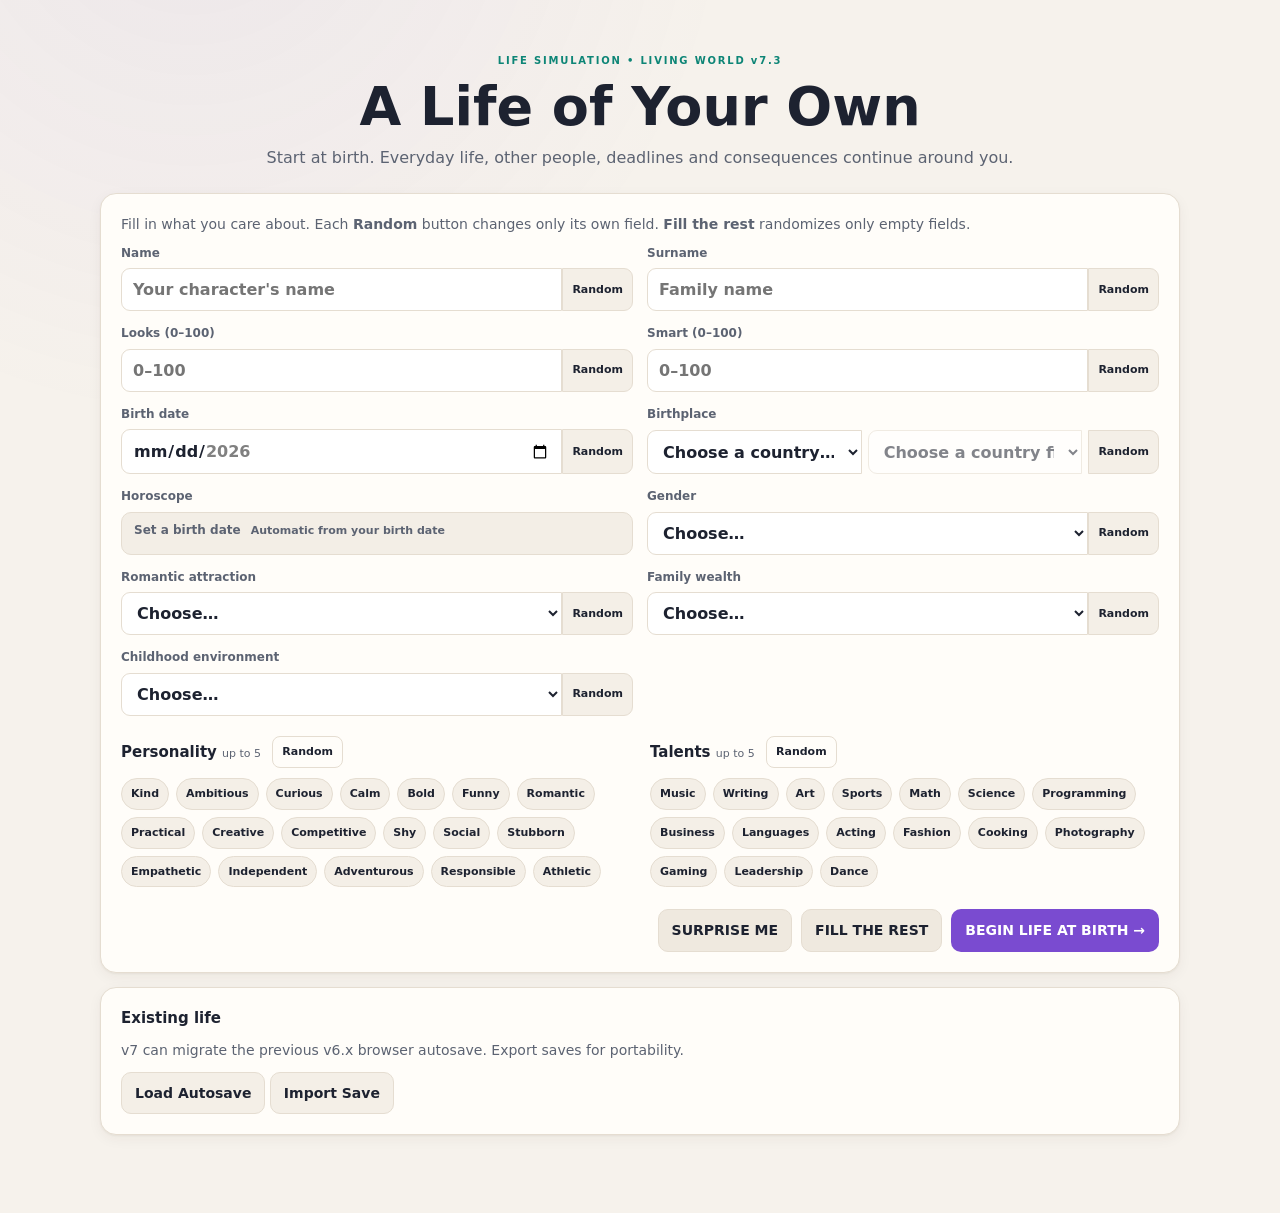
<file: index.html>
<!doctype html>
<html lang="en">
<head>
  <meta charset="utf-8">
  <meta name="viewport" content="width=device-width,initial-scale=1">
  <meta name="color-scheme" content="light dark">
  <script>try{var u=JSON.parse(localStorage.getItem("lifeSim_ui")||"{}"),t=u.theme||"light";if(t==="auto")t=matchMedia("(prefers-color-scheme: dark)").matches?"dark":"light";if(["light","dark","life"].indexOf(t)<0)t="light";document.documentElement.setAttribute("data-theme",t)}catch(e){document.documentElement.setAttribute("data-theme","light")}</script>
  <title>Life Sim — Living World v7.3</title>
  <link rel="stylesheet" href="style.css">
</head>
<body>
<svg xmlns="http://www.w3.org/2000/svg" style="display:none" aria-hidden="true"><symbol id="ico-home" viewBox="0 0 24 24"><path d="M3 11l9-7 9 7"/><path d="M5 10v10h14V10"/><path d="M10 20v-6h4v6"/></symbol><symbol id="ico-compass" viewBox="0 0 24 24"><circle cx="12" cy="12" r="9"/><path d="M15.5 8.5l-2 5-5 2 2-5z"/></symbol><symbol id="ico-users" viewBox="0 0 24 24"><circle cx="9" cy="8" r="3.5"/><path d="M2.5 20c.8-3.6 3.4-5.5 6.5-5.5s5.7 1.9 6.5 5.5"/><circle cx="17" cy="9" r="2.5"/><path d="M17 14.5c2.4.2 4 1.8 4.5 4.5"/></symbol><symbol id="ico-sprout" viewBox="0 0 24 24"><path d="M12 21v-9"/><path d="M12 12C12 7 8 5 4 5c0 4 3 7 8 7z"/><path d="M12 14c0-4 3-6 7-6 0 3.5-2.5 6-7 6z"/></symbol><symbol id="ico-book" viewBox="0 0 24 24"><path d="M4 5a2 2 0 0 1 2-2h13v16H6a2 2 0 0 0-2 2z"/><path d="M4 19V5"/><path d="M8 7h7"/></symbol><symbol id="ico-wallet" viewBox="0 0 24 24"><rect x="3" y="6" width="18" height="14" rx="2"/><path d="M3 10h18"/><circle cx="16.5" cy="15" r="1.2"/><path d="M6 6l9-3 1.5 3"/></symbol><symbol id="ico-phone" viewBox="0 0 24 24"><rect x="7" y="2.5" width="10" height="19" rx="2.5"/><path d="M11 18.5h2"/></symbol><symbol id="ico-sparkle" viewBox="0 0 24 24"><path d="M11 3l1.7 4.6L17.3 9.3l-4.6 1.7L11 15.6l-1.7-4.6L4.7 9.3l4.6-1.7z"/><path d="M18.5 14.5l.8 2 2 .8-2 .8-.8 2-.8-2-2-.8 2-.8z"/></symbol>
<symbol id="ico-clock" viewBox="0 0 24 24"><circle cx="12" cy="12" r="9"/><path d="M12 7v5l3 2"/></symbol>
<symbol id="ico-target" viewBox="0 0 24 24"><circle cx="12" cy="12" r="9"/><circle cx="12" cy="12" r="5"/><circle cx="12" cy="12" r="1"/></symbol>
<symbol id="ico-thumbs-down" viewBox="0 0 24 24"><path d="M10 15v4a2 2 0 0 0 2 2l3.5-7V3H7.3a2 2 0 0 0-2 1.7l-1.2 7.5A2 2 0 0 0 6.1 15z"/><path d="M15.5 3H19a2 2 0 0 1 2 2v7a2 2 0 0 1-2 2h-3.5"/></symbol>
<symbol id="ico-flag" viewBox="0 0 24 24"><path d="M5 21V4"/><path d="M5 4h12l-2.5 4.5L17 13H5"/></symbol>
<symbol id="ico-handshake" viewBox="0 0 24 24"><path d="M2 11l4-4 3.5 1.5L12 7l3.5 1.5L19 7l3 4"/><path d="M6 13l3.5 3.5a1.4 1.4 0 0 0 2-2L9 12"/><path d="M11 15.5l1.5 1.5a1.4 1.4 0 0 0 2-2L12 12.5"/><path d="M14 16l.5.5a1.4 1.4 0 0 0 2-2L13 11"/><path d="M18 13l-1.5-1.5"/></symbol>
<symbol id="ico-star" viewBox="0 0 24 24"><path d="M12 3.5l2.6 5.3 5.9.9-4.3 4.2 1 5.8L12 17l-5.2 2.7 1-5.8-4.3-4.2 5.9-.9z"/></symbol>
<symbol id="ico-shield" viewBox="0 0 24 24"><path d="M12 3l7 3v5.5c0 4.4-3 7.8-7 9.5-4-1.7-7-5.1-7-9.5V6z"/></symbol>
<symbol id="ico-gear" viewBox="0 0 24 24"><circle cx="12" cy="12" r="3.2"/><path d="M12 2.5v3M12 18.5v3M2.5 12h3M18.5 12h3M5.3 5.3l2.1 2.1M16.6 16.6l2.1 2.1M5.3 18.7l2.1-2.1M16.6 7.4l2.1-2.1"/></symbol>
<symbol id="ico-bolt" viewBox="0 0 24 24"><path d="M13 2.5L4.5 13.5H11l-1 8 8.5-11H12z"/></symbol>
<symbol id="ico-heart" viewBox="0 0 24 24"><path d="M12 20s-7.5-4.6-9-9.3C2 7.4 4.2 4.5 7.3 4.5c2 0 3.6 1.1 4.7 2.8 1.1-1.7 2.7-2.8 4.7-2.8 3.1 0 5.3 2.9 4.3 6.2C19.5 15.4 12 20 12 20z"/></symbol><symbol id="ico-family" viewBox="0 0 24 24"><circle cx="8" cy="6.5" r="2.5"/><circle cx="16" cy="6.5" r="2.5"/><circle cx="12" cy="13" r="2"/><path d="M4 20v-5a4 4 0 0 1 4-4"/><path d="M20 20v-5a4 4 0 0 0-4-4"/><path d="M9.5 20v-2a2.5 2.5 0 0 1 5 0v2"/></symbol><symbol id="ico-briefcase" viewBox="0 0 24 24"><rect x="3" y="7" width="18" height="13" rx="2"/><path d="M9 7V5a2 2 0 0 1 2-2h2a2 2 0 0 1 2 2v2"/><path d="M3 13h18"/></symbol><symbol id="ico-health" viewBox="0 0 24 24"><path d="M6 3v6a4 4 0 0 0 8 0V3"/><path d="M10 13v2a5 5 0 0 0 10 0v-2"/><circle cx="20" cy="11" r="2"/></symbol><symbol id="ico-calendar" viewBox="0 0 24 24"><rect x="3" y="5" width="18" height="16" rx="2"/><path d="M3 10h18M8 3v4M16 3v4"/></symbol><symbol id="ico-globe" viewBox="0 0 24 24"><circle cx="12" cy="12" r="9"/><path d="M3 12h18"/><path d="M12 3c2.5 2.6 3.8 5.6 3.8 9s-1.3 6.4-3.8 9c-2.5-2.6-3.8-5.6-3.8-9S9.5 5.6 12 3z"/></symbol><symbol id="ico-utensils" viewBox="0 0 24 24"><path d="M7 3v8M5 3v5a2 2 0 0 0 4 0V3M7 11v10"/><path d="M17 21V3c-2 1.5-3 4-3 7h3"/></symbol><symbol id="ico-droplet" viewBox="0 0 24 24"><path d="M12 3s6 6.4 6 11a6 6 0 0 1-12 0c0-4.6 6-11 6-11z"/></symbol><symbol id="ico-bath" viewBox="0 0 24 24"><path d="M4 12h16v2a6 6 0 0 1-6 6h-4a6 6 0 0 1-6-6z"/><path d="M6 12V6a2 2 0 0 1 4 0"/></symbol><symbol id="ico-smile" viewBox="0 0 24 24"><circle cx="12" cy="12" r="9"/><path d="M8.5 14.5c1 1.3 2.2 2 3.5 2s2.5-.7 3.5-2"/><path d="M9 9.5h.01M15 9.5h.01"/></symbol><symbol id="ico-sofa" viewBox="0 0 24 24"><path d="M5 11V8a2 2 0 0 1 2-2h10a2 2 0 0 1 2 2v3"/><path d="M3 12a2 2 0 0 1 4 0v2h10v-2a2 2 0 1 1 4 0v6H3z"/></symbol><symbol id="ico-moon" viewBox="0 0 24 24"><path d="M20 14.5A8 8 0 1 1 9.5 4a6.5 6.5 0 0 0 10.5 10.5z"/></symbol><symbol id="ico-sun" viewBox="0 0 24 24"><circle cx="12" cy="12" r="4"/><path d="M12 2v2M12 20v2M4.9 4.9l1.4 1.4M17.7 17.7l1.4 1.4M2 12h2M20 12h2M4.9 19.1l1.4-1.4M17.7 6.3l1.4-1.4"/></symbol><symbol id="ico-cake" viewBox="0 0 24 24"><path d="M4 21h16"/><path d="M5 21v-7a2 2 0 0 1 2-2h10a2 2 0 0 1 2 2v7"/><path d="M5 16c2 1.2 4.7 1.2 7 0s5-1.2 7 0"/><path d="M12 12V8"/><path d="M12 5.5c.8-.8.8-1.7 0-2.5-.8.8-.8 1.7 0 2.5z"/></symbol><symbol id="ico-contrast" viewBox="0 0 24 24"><circle cx="12" cy="12" r="9"/><path d="M12 3v18a9 9 0 0 0 0-18z" fill="currentColor"/></symbol><symbol id="ico-dot" viewBox="0 0 24 24"><circle cx="12" cy="12" r="3"/></symbol></svg>
<div id="app">
  <section id="creator" class="screen">
    <div class="hero">
      <div class="eyebrow">LIFE SIMULATION • LIVING WORLD v7.3</div>
      <h1>A Life of Your Own</h1>
      <p>Start at birth. Everyday life, other people, deadlines and consequences continue around you.</p>
    </div>
    <div class="panel creator-panel">
      <p class="muted-text creator-note">Fill in what you care about. Each <b>Random</b> button changes only its own field. <b>Fill the rest</b> randomizes only empty fields.</p>
      <div class="grid">
        <label>Name<div class="input-with-button"><input id="c-name" placeholder="Your character's name"><button class="small" data-random="name">Random</button></div></label>
        <label>Surname<div class="input-with-button"><input id="c-surname" placeholder="Family name"><button class="small" data-random="surname">Random</button></div></label>
        <label>Looks (0–100)<div class="input-with-button"><input id="c-looks" type="number" min="0" max="100" placeholder="0–100"><button class="small" data-random="looks">Random</button></div></label>
        <label>Smart (0–100)<div class="input-with-button"><input id="c-smart" type="number" min="0" max="100" placeholder="0–100"><button class="small" data-random="smart">Random</button></div></label>
        <label>Birth date<div class="input-with-button"><input id="c-dob" type="date"><button class="small" data-random="dob">Random</button></div></label>
        <label>Birthplace<div class="input-with-button place-pick"><select id="c-country" aria-label="Country"></select><select id="c-city" aria-label="City or state"></select><button class="small" data-random="place">Random</button></div><input id="c-place" type="hidden"></label>
        <label>Horoscope<div class="zodiac-view"><span id="c-zodiac-view">Set a birth date</span><small>Automatic from your birth date</small></div><input id="c-zodiac" type="hidden" value="auto"></label>
        <label>Gender<div class="input-with-button"><select id="c-gender"><option value="">Choose…</option><option>Girl</option><option>Boy</option><option>Non-binary</option><option>Other</option></select><button class="small" data-random="gender">Random</button></div></label>
        <label>Romantic attraction<div class="input-with-button"><select id="c-attraction"><option value="">Choose…</option><option>Men</option><option>Women</option><option>All genders</option><option>Not sure yet</option><option>Asexual / romantic</option></select><button class="small" data-random="attraction">Random</button></div></label>
        <label>Family wealth<div class="input-with-button"><select id="c-wealth"><option value="">Choose…</option><option>Struggling</option><option>Modest</option><option>Middle class</option><option>Comfortable</option><option>Wealthy</option><option>Extremely wealthy</option></select><button class="small" data-random="wealth">Random</button></div></label>
        <label>Childhood environment<div class="input-with-button"><select id="c-home"><option value="">Choose…</option><option>Warm and stable</option><option>Busy but loving</option><option>Strict</option><option>Chaotic</option><option>Quiet</option><option>Highly privileged</option><option>Unpredictable</option></select><button class="small" data-random="home">Random</button></div></label>
      </div>
      <div class="choices"><div><h3>Personality <span>up to 5</span> <button class="small ghost" data-random="personality">Random</button></h3><div id="personality" class="chips"></div></div><div><h3>Talents <span>up to 5</span> <button class="small ghost" data-random="talents">Random</button></h3><div id="talents" class="chips"></div></div></div>
      <div class="creator-actions"><button id="random-all" class="secondary">SURPRISE ME</button><button id="fill-rest" class="secondary">FILL THE REST</button><button id="begin" class="primary">BEGIN LIFE AT BIRTH →</button></div>
      <div id="creator-error" class="error" hidden></div>
    </div>
    <div class="save-import panel"><h3>Existing life</h3><p>v7 can migrate the previous v6.x browser autosave. Export saves for portability.</p><button id="load-last">Load Autosave</button> <button id="import-btn">Import Save</button><input id="import-file" type="file" accept=".json" hidden></div>
  </section>

  <section id="game" class="screen hidden">
    <header class="topbar">
      <div><div class="eyebrow">LIFE SIM • LIVING WORLD</div><h2 id="life-name">—</h2><div id="life-subtitle">Age 0</div></div>
      <div class="top-actions"><button id="next-day" class="next-day" title="Finish today and sleep into tomorrow (N)"><svg class="ico" aria-hidden="true"><use href="#ico-sun"/></svg> Next day</button><button id="ff-btn" class="ff-btn" title="Fast forward: next week, month, term, birthday or major event">⏩ <span>Fast forward ▾</span></button><button id="age-up" class="age-up" title="Simulate the year to your next birthday"><svg class="ico" aria-hidden="true"><use href="#ico-cake"/></svg> Age up</button><button id="planner-btn" class="planner-btn" title="Life planner"><svg class="ico" aria-hidden="true"><use href="#ico-calendar"/></svg> <span>Planner</span></button><button id="theme-btn" class="theme-btn" title="Appearance: Light / Dark / Auto / Life"><svg class="ico" aria-hidden="true"><use href="#ico-contrast"/></svg> <span>Light</span></button><span id="save-status">Not saved</span><button id="save">SAVE</button><button id="export">EXPORT</button><button id="pause">MENU <span>Esc</span></button></div>
    </header>
    <main class="life-shell">
      <aside class="life-nav">
        <div class="nav-caption">YOUR LIFE</div><nav id="tabs" class="side-nav" aria-label="Life areas"></nav>
        <div class="panel mini identity-mini"><h3>Identity</h3><p><b>Born:</b> <span id="i-place"></span></p><p><b>Birthday:</b> <span id="i-dob"></span></p><p><b>Zodiac:</b> <span id="i-zodiac"></span></p><p><b>Family:</b> <span id="i-family"></span></p><p><b>Looks:</b> <span id="i-looks"></span></p><p><b>Smart:</b> <span id="i-smart"></span></p><p><b>Health:</b> <span id="i-health"></span></p></div>
        <div class="panel mini house-rules-mini"><h3>House rules</h3><div id="house-rules-mini"></div></div>
      </aside>
      <section class="life-main">
        <div class="life-hud panel">
          <div class="hud-story"><div class="event-meta" id="event-meta">DAY</div><div class="age-line"><span>AGE</span><strong id="s-age">0</strong></div><h1 id="event-title">Welcome to the world.</h1><p id="event-text">Your story is beginning.</p><div id="event-detail" class="event-detail"></div><div id="event-actions" class="event-actions"></div></div>
          <aside class="needs-hud"><div class="hud-section-title"><span>NEEDS RIGHT NOW</span><small>click to respond</small></div><div id="needs-hud" class="needs-compact"></div><div class="hud-section-title wants-title"><span>WANTS</span></div><div id="wants-hud" class="wants-hud"></div></aside>
        </div>
        <div id="upcoming-strip" class="upcoming-strip" aria-label="Upcoming events"></div>
        <div class="quick-stats" aria-label="Life status"><div><span>CASH</span><b id="s-money">$0</b></div><div><span>HEALTH</span><b id="s-health">100</b></div><div><span>MOOD</span><b id="s-happy">70</b></div><div><span>ENERGY</span><b id="s-energy">100</b></div><div><span>STRESS</span><b id="s-stress">10</b></div><div><span>LUCK</span><b id="s-luck">50%</b></div><div><span>MENTALITY</span><b id="s-mentality">Balanced</b></div></div>
        <div id="panel-host"></div>
        <details class="panel log-panel" id="log-drawer"><summary><span>Life log</span><small id="log-latest"></small></summary><div id="log" class="log"></div><div class="inline-actions"><button class="small ghost" id="open-journal">Full journal</button><button class="small ghost" id="clear-log">Clear view</button></div></details>
      </section>
      <aside id="planner" class="life-planner" aria-label="Life planner"></aside>
    </main>
  </section>

  <div id="overlay" class="overlay hidden"><div class="modal"><button id="close-menu" class="close" aria-label="Close menu">×</button><h2>Pause Menu</h2><div class="menu-buttons"><button id="menu-save">Save now</button><button id="menu-export">Export save</button><button id="menu-import">Import save</button><button id="menu-new">Restart / New Life</button></div><h3>Appearance</h3><div class="theme-row" id="theme-row"><button data-theme-set="light">Light</button><button data-theme-set="dark">Dark</button><button data-theme-set="auto">Auto</button><button data-theme-set="life">Life (colorful)</button></div><p class="muted-text">Appearance is saved on this device, separately from your life save.</p><p class="muted-text">Restart clears only Life Simulator save keys after confirmation.</p></div></div>
  <div id="choice-overlay" class="overlay hidden"><div class="modal modal-wide"><button id="close-choice" class="close" aria-label="Close dialog">×</button><h2 id="choice-title">Decision</h2><div id="choice-content"></div></div></div>
  <div id="toast" class="toast" role="status" aria-live="polite"></div>
</div>
<script src="data.js"></script><script src="game.js"></script>
</body>
</html>
</file>
<file: style.css>
:root{font-family:Inter,ui-sans-serif,system-ui,-apple-system,BlinkMacSystemFont,"Segoe UI",sans-serif}
:root,:root[data-theme="light"]{--bg:#f6f2ec;--panel:#fffdf9;--card:#ffffff;--card2:#fbf8f3;--surface:#ffffff;--surface-modal:#fffdf9;--surface-raised:#fbf8f3;--surface-sunken:#f3eee6;--input:#ffffff;--control:#f4efe7;--control-hover:#ece5da;--secondary:#efe9df;--toast:#1f2430;--track:#e9e2d6;--line:#e5ddd1;--line-strong:#cfc5b6;--text:#1d2230;--text-2:#3a4152;--muted:#5c6372;--soft:#7b8190;--accent:#7a4bd0;--accent-hover:#6a3cc0;--accent-tint:#efe6fb;--accent2:#0d8576;--on-accent:#ffffff;--good:#1d7f47;--warn:#9a5c00;--bad:#c0364a;--info:#2c64c4;--backdrop:rgba(30,24,16,.42);--shadow:0 18px 50px rgba(60,40,10,.14);--shadow-card:0 1px 2px rgba(60,40,10,.05),0 4px 14px rgba(60,40,10,.05);--glow:rgba(122,75,208,.07);--tone-food:#b9620e;--tone-books:#3a5fc4;--tone-toys:#bf3f78;--tone-arts:#7f45c9;--tone-school:#1b77ad;--tone-clothes:#25805b;--tone-beauty:#b8544a;--tone-sports:#2b8550;--tone-tech:#0f7f73;--tone-gifts:#9a6b00;--tone-weather:#3a66b8;--tone-home:#8c6230;--tone-transport:#5a6273;--tone-misc:#6a707c;--tone-holiday:#c2457a;color-scheme:light}
:root[data-theme="dark"]{--bg:#0b0d12;--panel:#11151c;--card:#151a22;--card2:#191f29;--surface:#12171e;--surface-modal:#12171f;--surface-raised:#1a2029;--surface-sunken:#0f1319;--input:#0e1218;--control:#1b212c;--control-hover:#232b38;--secondary:#202633;--toast:#202733;--track:#282f3a;--line:#2a3240;--line-strong:#3c475a;--text:#f7f8fb;--text-2:#dce3ec;--muted:#aeb7c7;--soft:#7f8a9e;--accent:#d9a8ff;--accent-hover:#e2baff;--accent-tint:#25192d;--accent2:#9cefe1;--on-accent:#1b1326;--good:#9ce6ba;--warn:#ffd38b;--bad:#ff9aa7;--info:#a9c8ff;--backdrop:rgba(3,5,8,.72);--shadow:0 16px 48px rgba(0,0,0,.24);--shadow-card:none;--glow:rgba(217,168,255,.08);--tone-food:#f4b26b;--tone-books:#9fb7ff;--tone-toys:#ffb3d1;--tone-arts:#d9a8ff;--tone-school:#8fd3ff;--tone-clothes:#a7e3c4;--tone-beauty:#ffb0a8;--tone-sports:#9ce6ba;--tone-tech:#9cefe1;--tone-gifts:#ffd38b;--tone-weather:#a9c8ff;--tone-home:#e4c9a0;--tone-transport:#c3cad6;--tone-misc:#aeb7c7;--tone-holiday:#ffb3d1;color-scheme:dark}
:root[data-theme="life"]{--bg:#fff5e8;--panel:#fffaf2;--card:#ffffff;--card2:#fbf8f3;--surface:#ffffff;--surface-modal:#fffdf9;--surface-raised:#fbf8f3;--surface-sunken:#fdf0df;--input:#ffffff;--control:#fdeedd;--control-hover:#f9e2c8;--secondary:#efe9df;--toast:#1f2430;--track:#e9e2d6;--line:#f0dcc3;--line-strong:#e2c5a2;--text:#1d2230;--text-2:#3a4152;--muted:#5c6372;--soft:#7b8190;--accent:#c2336d;--accent-hover:#a92a5e;--accent-tint:#fde4ee;--accent2:#0f8a7a;--on-accent:#ffffff;--good:#1d7f47;--warn:#9a5c00;--bad:#c0364a;--info:#2c64c4;--backdrop:rgba(30,24,16,.42);--shadow:0 18px 50px rgba(60,40,10,.14);--shadow-card:0 1px 2px rgba(60,40,10,.05),0 4px 14px rgba(60,40,10,.05);--glow:rgba(214,69,127,.10);--tone-food:#d0640a;--tone-books:#3a5fc4;--tone-toys:#d6457f;--tone-arts:#8b3fd9;--tone-school:#0f7fc2;--tone-clothes:#25805b;--tone-beauty:#b8544a;--tone-sports:#2b8550;--tone-tech:#0f7f73;--tone-gifts:#9a6b00;--tone-weather:#3a66b8;--tone-home:#8c6230;--tone-transport:#5a6273;--tone-misc:#6a707c;--tone-holiday:#d6457f;color-scheme:light}

*{box-sizing:border-box}html{background:var(--bg)}body{margin:0;background:radial-gradient(circle at 15% -10%,var(--glow),transparent 34rem),var(--bg);color:var(--text);font-size:14px;line-height:1.45}button,input,select{font:inherit}button{color:var(--text);background:var(--control);border:1px solid var(--line);border-radius:10px;padding:10px 13px;cursor:pointer;font-weight:750;transition:background .15s,border-color .15s,transform .08s}button:hover{background:var(--control-hover);border-color:var(--line-strong)}button:active{transform:translateY(1px)}button:focus-visible,input:focus-visible,select:focus-visible{outline:2px solid var(--accent);outline-offset:2px}button[disabled]{opacity:.46;cursor:not-allowed;transform:none}.hidden{display:none!important}.screen{width:min(1460px,calc(100% - 30px));margin:0 auto;padding:24px 0 64px;min-width:0}.panel{background:var(--panel);border:1px solid var(--line);border-radius:16px}.card{background:var(--card);border:1px solid var(--line);border-radius:14px;padding:16px;min-width:0}.wide{grid-column:1/-1}.mini{padding:13px}.muted-text{color:var(--muted)}.error{margin-top:13px;border:1px solid color-mix(in srgb,var(--bad) 40%,transparent);background:color-mix(in srgb,var(--bad) 8%,transparent);color:var(--text);padding:11px;border-radius:10px}.eyebrow{font-size:10px;letter-spacing:.18em;font-weight:900;color:var(--accent2)}h1,h2,h3,h4,p{overflow-wrap:anywhere}h1{font-size:clamp(30px,5vw,54px);line-height:1.04;margin:.2em 0}h2{margin:3px 0 4px}h3{font-size:15px;margin:0 0 10px}h4{font-size:12px;text-transform:uppercase;letter-spacing:.08em;color:var(--muted);margin:18px 0 8px}p{margin:6px 0 12px}.primary{background:var(--accent);color:var(--on-accent);border-color:transparent}.primary:hover{background:var(--accent-hover)}.secondary{background:var(--secondary)}.small{padding:6px 9px;border-radius:8px;font-size:11px;min-height:32px}.ghost{background:transparent}.tag{display:inline-flex;align-items:center;border:1px solid var(--line);border-radius:999px;padding:3px 7px;font-size:10px;color:var(--muted);white-space:nowrap}.stage-note{border-left:3px solid var(--accent2);padding:8px 10px;margin:8px 0 12px;background:color-mix(in srgb,var(--accent2) 4.5%,transparent);color:var(--text-2);border-radius:0 8px 8px 0}.progress{height:6px;background:var(--track);border-radius:999px;overflow:hidden;margin-top:7px}.progress i{display:block;height:100%;background:linear-gradient(90deg,var(--accent2),var(--accent));border-radius:inherit}.dangerbar i{background:var(--bad)}

/* creator */
.hero{text-align:center;max-width:820px;margin:30px auto 24px}.hero p{color:var(--muted);font-size:16px}.creator-panel,.save-import{max-width:1080px;margin:0 auto 14px;padding:20px}.mode-row{display:flex;gap:8px;flex-wrap:wrap;margin-bottom:18px}.mode.active{background:var(--accent);color:var(--accent-tint);border-color:transparent}.grid{display:grid;grid-template-columns:repeat(2,minmax(0,1fr));gap:14px}.grid label,.business-builder label{display:grid;gap:6px;color:var(--muted);font-size:12px;font-weight:700}.input-with-button{display:flex;min-width:0}.input-with-button input,.input-with-button select{flex:1;min-width:0}.input-with-button button{border-radius:0 9px 9px 0}.input-with-button input,.input-with-button select{border-radius:9px 0 0 9px}input,select{width:100%;min-height:43px;background:var(--input);color:var(--text);border:1px solid var(--line);border-radius:9px;padding:9px 11px;font-size:16px}input[type="range"]{min-height:auto;padding:0;border:0;background:transparent}.choices{display:grid;grid-template-columns:1fr 1fr;gap:20px;margin-top:20px}.choices h3 span{color:var(--muted);font-size:11px;font-weight:500}.chips{display:flex;flex-wrap:wrap;gap:7px}.chip{font-size:11px;padding:7px 9px;border-radius:999px}.chip.selected{background:color-mix(in srgb,var(--accent) 17%,transparent);border-color:var(--accent)}.creator-actions{display:flex;justify-content:flex-end;gap:9px;margin-top:22px}.save-import p{color:var(--muted)}

/* app frame */
.topbar{display:flex;justify-content:space-between;align-items:center;gap:18px;padding:8px 4px 14px;border-bottom:1px solid var(--line)}.top-actions{display:flex;align-items:center;gap:7px;flex-wrap:wrap;justify-content:flex-end}.top-actions #save-status{color:var(--muted);font-size:11px;margin-right:5px}.top-actions button{padding:8px 10px;font-size:11px}.top-actions button span{font-weight:500;color:var(--muted)}.life-shell{display:grid;grid-template-columns:205px minmax(0,1fr);gap:16px;padding-top:16px}.life-nav{min-width:0;position:sticky;top:12px;align-self:start;max-height:calc(100vh - 24px);overflow-y:auto;overflow-x:hidden;scrollbar-width:thin;padding-right:2px}.nav-caption{padding:5px 9px 8px;color:var(--soft);font-weight:900;font-size:9px;letter-spacing:.18em}.side-nav{display:grid;gap:4px;margin-bottom:12px;position:static}.side-link{display:flex;width:100%;align-items:center;text-align:left;gap:9px;background:transparent;border-color:transparent;padding:10px 10px}.side-link span{width:23px;text-align:center}.side-link b{font-size:12px}.side-link.active{background:color-mix(in srgb,var(--accent) 14%,transparent);border-color:color-mix(in srgb,var(--accent) 32%,transparent)}.identity-mini{margin-top:12px;color:var(--muted);font-size:11px}.identity-mini p{margin:5px 0}.identity-mini b{color:var(--text-2)}.life-main{min-width:0;display:flex;flex-direction:column;gap:10px}

/* headline HUD */
.life-hud{display:grid;grid-template-columns:minmax(0,1.28fr) minmax(330px,.9fr);gap:22px;padding:21px}.hud-story{min-width:0}.event-meta{font-size:9px;letter-spacing:.15em;font-weight:900;color:var(--accent2)}.age-line{display:flex;align-items:baseline;gap:8px;margin-top:6px}.age-line span{color:var(--muted);font-size:10px;letter-spacing:.14em;font-weight:900}.age-line strong{font-size:43px;line-height:1}.hud-story h1{font-size:clamp(21px,2.7vw,30px);margin:12px 0 6px}.hud-story>p{font-size:14px;color:var(--text-2);max-width:720px}.event-actions{display:flex;gap:7px;flex-wrap:wrap;margin-top:12px}.needs-hud{border-left:1px solid var(--line);padding-left:20px;min-width:0}.hud-section-title{display:flex;justify-content:space-between;align-items:center;gap:8px;font-size:9px;letter-spacing:.13em;font-weight:900;color:var(--muted);margin-bottom:8px}.hud-section-title small{letter-spacing:0;color:var(--soft)}.needs-compact{display:grid;grid-template-columns:repeat(2,minmax(0,1fr));gap:6px}.need-compact{display:grid;grid-template-columns:1fr auto;gap:3px 7px;text-align:left;background:var(--surface);padding:8px;border-radius:9px;min-height:50px}.need-compact>span{font-size:11px;font-weight:750}.need-compact>b{font-size:10px;color:var(--muted)}.need-compact .progress{grid-column:1/-1;margin-top:2px;height:4px}.need-compact.urgent{border-color:color-mix(in srgb,var(--bad) 45%,transparent);background:color-mix(in srgb,var(--bad) 5.5%,transparent)}.need-compact.urgent b{color:var(--bad)}.wants-title{margin-top:13px}.wants-hud{display:flex;gap:5px;flex-wrap:wrap}.want-pill{border:1px solid var(--line);border-radius:999px;padding:4px 7px;background:var(--surface-sunken);color:var(--text-2);font-size:10px}

/* upcoming + stats */
.upcoming-strip{display:flex;gap:7px;overflow-x:auto;padding:2px 1px 5px;scrollbar-width:thin}.upcoming-chip{flex:0 0 auto;display:grid;grid-template-columns:auto minmax(80px,1fr) auto;align-items:center;gap:7px;background:var(--surface-sunken);border:1px solid var(--line);border-radius:10px;padding:7px 9px;max-width:280px}.upcoming-chip b{font-size:10px;overflow:hidden;text-overflow:ellipsis;white-space:nowrap}.upcoming-chip small{font-size:9px;color:var(--accent2);font-weight:800}.quick-stats{display:grid;grid-template-columns:repeat(7,minmax(0,1fr));gap:6px}.quick-stats>div{background:var(--panel);border:1px solid var(--line);border-radius:10px;padding:8px 9px;min-width:0}.quick-stats span{display:block;color:var(--soft);font-size:8px;letter-spacing:.09em}.quick-stats b{display:block;font-size:12px;white-space:nowrap;overflow:hidden;text-overflow:ellipsis;margin-top:1px}

/* panel content */
.dashboard,.home-dashboard{display:grid;grid-template-columns:repeat(2,minmax(0,1fr));gap:10px}.section-heading{display:flex;align-items:flex-start;justify-content:space-between;gap:12px;margin-bottom:8px}.section-heading h3{margin-bottom:2px}.row{display:flex;align-items:center;justify-content:space-between;gap:12px;padding:9px 0;border-bottom:1px solid var(--line)}.row:last-child{border-bottom:0}.row>span{min-width:0}.row>b{white-space:nowrap}.action-section{margin-bottom:15px}.action-section:last-child{margin-bottom:0}.action-section>h3{font-size:12px;text-transform:uppercase;letter-spacing:.08em;color:var(--muted)}.action-grid,.context-grid{display:grid;grid-template-columns:repeat(2,minmax(0,1fr));gap:7px}.action,.context-action,.place-card,.phone-app,.job-card{display:flex;flex-direction:column;text-align:left;align-items:flex-start;justify-content:flex-start;gap:2px;min-height:62px;background:var(--surface-raised);padding:10px 11px}.action strong,.context-action strong,.place-card strong,.phone-app strong,.job-card strong{font-size:12px}.action small,.context-action small,.place-card small,.phone-app small,.job-card small{font-size:10px;color:var(--muted);font-weight:500}.context-action{border-left:3px solid var(--accent2)}.locked{opacity:.62}.locked-note{display:flex;gap:8px;align-items:flex-start;padding:10px;border:1px dashed var(--line);border-radius:10px;color:var(--muted);background:var(--surface-sunken)}.place-grid,.phone-grid,.job-grid,.shop-grid,.subject-grid{display:grid;grid-template-columns:repeat(2,minmax(0,1fr));gap:8px}.place-card,.phone-app,.job-card{min-height:74px}.weather-big{font-size:25px;font-weight:900;margin:8px 0}.forecast{display:grid;gap:5px}.forecast-row{display:flex;justify-content:space-between;border-bottom:1px solid var(--line);padding:7px 0}.business-builder{display:grid;grid-template-columns:repeat(2,minmax(0,1fr));gap:10px}.business-builder .check-line{display:flex;align-items:center;gap:8px}.check-line input{width:auto;min-height:auto}.shop-category{grid-column:1/-1;font-size:11px;color:var(--accent2);font-weight:900;text-transform:uppercase;letter-spacing:.08em;margin-top:6px}.shop-card,.inventory-card,.person-card,.subject-card{border:1px solid var(--line);border-radius:12px;background:var(--surface);padding:12px;min-width:0}.shop-head,.subject-head,.person-title{display:flex;justify-content:space-between;gap:10px;align-items:flex-start}.shop-head small,.inventory-card small,.person-card small,.subject-card small,.mini-meta{color:var(--muted);font-size:10px}.shop-state{min-height:24px;margin:7px 0}.inline-actions{display:flex;flex-wrap:wrap;gap:5px;justify-content:flex-end}.inventory-card .inline-actions,.person-card .inline-actions{justify-content:flex-start;margin-top:9px}.pending-row,.opportunity-row,.commitment-card,.exam-row,.calendar-row,.message-row{display:flex;align-items:center;justify-content:space-between;gap:10px;padding:10px 0;border-bottom:1px solid var(--line)}.pending-row>div:first-child,.opportunity-row>div:first-child,.commitment-card>div:first-child,.exam-row>div:first-child,.message-row>div:first-child{min-width:0;flex:1}.pending-row small,.opportunity-row small,.commitment-card small,.exam-row small,.calendar-row small,.message-row small{display:block;color:var(--muted);font-size:10px;margin-top:2px}.countdown{font-size:10px;color:var(--accent2);font-weight:850;white-space:nowrap}.subject-card .action-grid{margin-top:8px}.skill-line{display:grid;grid-template-columns:minmax(80px,1fr) 2fr auto;align-items:center;gap:8px;padding:5px 0}.relationship-bars{display:grid;gap:5px;margin-top:9px}.memory-list{display:grid;gap:7px}.memory-list>div{background:var(--surface-sunken);border-left:2px solid var(--line);padding:7px 9px;border-radius:0 7px 7px 0}.timeline-entry{padding:10px 0;border-bottom:1px solid var(--line)}.timeline-entry small{color:var(--muted)}

/* event and logs */
.event-card{border:1px solid color-mix(in srgb,var(--accent) 32%,transparent);background:linear-gradient(135deg,color-mix(in srgb,var(--accent) 8%,transparent),color-mix(in srgb,var(--accent2) 3.5%,transparent));border-radius:13px;padding:15px}.event-kicker{font-size:9px;color:var(--accent);font-weight:900;letter-spacing:.14em}.event-card h3{font-size:18px;margin:5px 0}.age-panel{display:flex;align-items:center;justify-content:space-between;gap:12px;padding:10px 12px}.age-panel span{color:var(--muted);font-size:11px}.age-up{background:color-mix(in srgb,var(--accent) 13%,transparent);border-color:color-mix(in srgb,var(--accent) 35%,transparent);white-space:nowrap}.log-panel{padding:14px}.log{display:grid;gap:0}.log-entry{padding:10px 0;border-top:1px solid var(--line)}.log-entry:first-child{border-top:0}.log-entry b{font-size:12px}.log-entry p{margin:3px 0 0;color:var(--muted);font-size:11px}.log-date{font-size:8px;letter-spacing:.08em;color:var(--soft);margin-bottom:3px}

/* modal */
.overlay{position:fixed;inset:0;z-index:50;background:var(--backdrop);display:flex;align-items:center;justify-content:center;padding:20px;overflow:auto}.modal{width:min(520px,100%);max-height:calc(100vh - 40px);overflow:auto;background:var(--surface-modal);border:1px solid var(--line-strong);border-radius:17px;padding:20px;box-shadow:var(--shadow);position:relative}.modal-wide{width:min(760px,100%)}.close{position:absolute;right:10px;top:10px;width:34px;height:34px;padding:0;border-radius:50%;font-size:20px}.menu-buttons,.modal-action-grid{display:grid;gap:7px;margin-top:16px}.modal-action-grid{grid-template-columns:repeat(2,minmax(0,1fr))}.message-row{align-items:flex-start;display:grid;grid-template-columns:120px 1fr auto auto}.toast{position:fixed;right:18px;bottom:18px;z-index:80;max-width:min(420px,calc(100vw - 36px));background:var(--toast);border:1px solid var(--line-strong);color:var(--text);border-radius:11px;padding:11px 13px;box-shadow:var(--shadow);opacity:0;pointer-events:none;transform:translateY(8px);transition:.18s}.toast.show{opacity:1;transform:translateY(0)}

@media(max-width:1080px){.life-shell{grid-template-columns:168px minmax(0,1fr)}.life-hud{grid-template-columns:1fr}.needs-hud{border-left:0;border-top:1px solid var(--line);padding:16px 0 0}.needs-compact{grid-template-columns:repeat(4,minmax(0,1fr))}.quick-stats{grid-template-columns:repeat(4,minmax(0,1fr))}.place-grid,.phone-grid,.job-grid,.shop-grid,.subject-grid{grid-template-columns:1fr 1fr}}
@media(max-width:760px){.screen{width:min(100% - 18px,1460px);padding-top:10px}.topbar{align-items:flex-start}.top-actions #save-status{display:none}.life-shell{display:block}.life-nav{margin:8px 0;position:static;max-height:none;overflow:visible;padding-right:0}.nav-caption,.identity-mini{display:none}.side-nav{display:flex;overflow-x:auto;padding:2px 0 6px;position:static;scrollbar-width:thin}.side-link{flex:0 0 auto;width:auto;white-space:nowrap;border-color:var(--line);background:var(--panel)}.side-link b{font-size:11px}.life-hud{padding:15px;gap:14px}.needs-compact{grid-template-columns:repeat(2,minmax(0,1fr))}.quick-stats{grid-template-columns:repeat(3,minmax(0,1fr))}.dashboard,.home-dashboard,.grid,.choices{grid-template-columns:1fr}.action-grid,.context-grid,.place-grid,.phone-grid,.job-grid,.shop-grid,.subject-grid,.business-builder{grid-template-columns:1fr}.wide{grid-column:auto}.creator-actions{flex-direction:column-reverse}.creator-actions button{width:100%}.age-panel{align-items:flex-start;flex-direction:column}.message-row{grid-template-columns:1fr}.inline-actions{justify-content:flex-start}.pending-row,.opportunity-row,.commitment-card,.exam-row,.calendar-row{align-items:flex-start;flex-direction:column}.modal-action-grid{grid-template-columns:1fr}}
@media(max-width:420px){body{font-size:13px}.screen{width:calc(100% - 12px)}.topbar{gap:8px}.top-actions{gap:4px}.top-actions button{padding:7px}.life-hud{padding:12px}.needs-compact{grid-template-columns:1fr 1fr}.quick-stats{grid-template-columns:1fr 1fr}.upcoming-chip{max-width:220px}.hud-story h1{font-size:20px}.age-line strong{font-size:37px}.card{padding:13px}}
@media(prefers-reduced-motion:reduce){*,*::before,*::after{scroll-behavior:auto!important;transition:none!important}}
.need-compact>span{min-width:0;white-space:nowrap;overflow:hidden;text-overflow:ellipsis}.need-compact>span>em{font-style:normal;color:var(--text-2);font-size:10px;margin-left:2px}

/* v7.1 age-access + sidebar/log cleanup */
.action small{line-height:1.3}.life-nav::-webkit-scrollbar{width:6px}.life-nav::-webkit-scrollbar-thumb{background:var(--line);border-radius:999px}

/* ===================== v7.2 lifecycle UI ===================== */
.event-detail:empty{display:none}
.event-detail{margin-top:10px;display:grid;gap:10px}
.hero-when{display:inline-flex;align-items:center;gap:6px;font-size:11px;font-weight:850;letter-spacing:.06em;text-transform:uppercase;color:var(--accent2)}
.hero-when.urgent{color:var(--bad)}
.hero-stats{display:grid;grid-template-columns:repeat(auto-fit,minmax(110px,1fr));gap:8px;max-width:640px}
.hero-stat{border:1px solid var(--line);border-radius:10px;padding:8px 10px;background:color-mix(in srgb,var(--text) 2%,transparent);display:grid;grid-template-columns:1fr auto;gap:2px 8px;align-items:center}
.hero-stat span{font-size:10px;color:var(--muted);letter-spacing:.06em;text-transform:uppercase}
.hero-stat b{font-size:13px}
.hero-stat i{grid-column:1/-1;display:block;height:4px;border-radius:99px;background:color-mix(in srgb,var(--text) 8%,transparent);overflow:hidden}
.hero-stat i em{display:block;height:100%;background:var(--accent2)}
.hero-stat.good i em{background:var(--good,var(--good))}.hero-stat.bad i em{background:var(--bad)}
.hero-agenda{display:grid;gap:4px;max-width:560px}
.hero-agenda>div,.agenda-row{display:grid;grid-template-columns:22px minmax(0,1fr) auto auto;align-items:center;gap:8px;padding:6px 0;border-bottom:1px solid var(--line)}
.hero-agenda>div:last-child,.agenda-row:last-child{border-bottom:0}
.hero-agenda b,.agenda-row b{font-size:12px;min-width:0;overflow:hidden;text-overflow:ellipsis;white-space:nowrap}
.hero-agenda small,.agenda-row small{font-size:10px;color:var(--muted);white-space:nowrap}
.hero-agenda .done,.agenda-row.done{opacity:.55}
.hero-agenda .done b,.agenda-row.done b{text-decoration:line-through}
.event-actions small{align-self:center}
.time-buttons{display:flex;gap:8px;flex-wrap:wrap}
.next-day{background:color-mix(in srgb,var(--accent2) 12%,transparent);border-color:color-mix(in srgb,var(--accent2) 38%,transparent);white-space:nowrap}
.age-panel span b{color:var(--text)}
.upcoming-chip.is-today{border-color:color-mix(in srgb,var(--accent2) 40%,transparent)}
.upcoming-chip.is-now{border-color:color-mix(in srgb,var(--bad) 55%,transparent);background:color-mix(in srgb,var(--bad) 6%,transparent)}
.tag.ok{color:var(--good);border-color:color-mix(in srgb,var(--good) 40%,transparent)}.tag.bad{color:var(--bad);border-color:color-mix(in srgb,var(--bad) 45%,transparent)}.tag.warn{color:var(--warn);border-color:color-mix(in srgb,var(--warn) 40%,transparent)}
.note-row{display:flex;flex-direction:column;align-items:flex-start;gap:2px;width:100%;text-align:left;background:transparent;border:0;border-bottom:1px solid var(--line);border-radius:0;padding:9px 2px}
.note-row b{font-size:12px}.note-row small{font-size:10px;color:var(--muted);font-weight:500}
.note-row.unread b::before{content:'';display:inline-block;width:7px;height:7px;border-radius:50%;background:var(--accent2);margin-right:6px;vertical-align:middle}
.urgent-text{color:var(--bad);font-weight:750}

/* Education card: structured header, spaced metadata (fixes "MathematicsMs. Kim" / "Skill100%Prep100%") */
.subject-card{display:flex;flex-direction:column;gap:6px}
.subject-head{display:flex;justify-content:space-between;align-items:flex-start;gap:12px}
.subject-title{display:flex;flex-direction:column;gap:3px;min-width:0}
.subject-name{font-size:14px;line-height:1.2}
.subject-teacher{font-size:11px;color:var(--muted);line-height:1.3}
.subject-grade{display:flex;flex-direction:column;align-items:flex-end;gap:1px;flex:0 0 auto}
.subject-grade small{font-size:9px;letter-spacing:.1em;text-transform:uppercase;color:var(--soft)}
.subject-grade strong{font-size:22px;line-height:1}
.mini-meta{display:flex;flex-wrap:wrap;gap:4px 14px;margin:2px 0}
.mini-meta span{white-space:nowrap}
.subject-card.is-due{border-color:color-mix(in srgb,var(--bad) 55%,transparent);box-shadow:0 0 0 1px color-mix(in srgb,var(--bad) 18%,transparent) inset}
.assessment-callout{display:flex;align-items:center;justify-content:space-between;gap:10px;flex-wrap:wrap;border-radius:10px;padding:9px 10px;background:color-mix(in srgb,var(--bad) 8%,transparent);border:1px solid color-mix(in srgb,var(--bad) 35%,transparent)}
.assessment-callout b{display:block;font-size:11px;letter-spacing:.06em;color:var(--bad)}
.assessment-callout small{display:block;font-size:10px;color:var(--muted)}
.subject-actions{display:flex;flex-wrap:wrap;gap:6px;align-items:flex-start;margin-top:2px}
.study-menu{position:relative}
.study-menu>summary{list-style:none;cursor:pointer;display:inline-flex;align-items:center;min-height:32px;padding:6px 11px;border-radius:8px;border:1px solid var(--line);background:var(--control);font-size:11px;font-weight:750}
.study-menu>summary::-webkit-details-marker{display:none}
.study-menu>summary.ghost{background:transparent;opacity:.8}
.study-menu[open]>div{display:flex;gap:5px;flex-wrap:wrap;margin-top:6px}
.exam-row.is-done{opacity:.72}
.club-card small{margin-top:3px}

/* Modals: warnings, morning summary, year summary */
.warning-list{display:grid;gap:8px;margin:10px 0}
.warning-row{display:grid;grid-template-columns:26px 1fr;gap:8px;align-items:flex-start;border:1px solid var(--line);border-radius:10px;padding:9px}
.warning-row b{display:block;font-size:12px}.warning-row small{display:block;color:var(--bad);font-size:11px;margin-top:2px}
.modal-action-grid.single{grid-template-columns:1fr}
.summary-lead{font-size:14px}
.summary-grid{display:grid;grid-template-columns:repeat(2,minmax(0,1fr));gap:10px;margin-top:6px}
.summary-section{border:1px solid var(--line);border-radius:12px;padding:10px 12px}
.summary-section h4{margin-top:0}
.summary-section p{margin:4px 0;font-size:12px}
@media(max-width:760px){.summary-grid{grid-template-columns:1fr}.hero-stats{grid-template-columns:repeat(2,minmax(0,1fr))}.time-buttons{width:100%}.time-buttons button{flex:1}}
@media(prefers-reduced-motion:reduce){*{transition:none!important;animation:none!important}}

/* ===================== v7.2 phase 2: inventory & store ===================== */
.filter-row{display:flex;gap:6px;overflow-x:auto;padding:2px 0 10px;scrollbar-width:thin}
.filter-chip{flex:0 0 auto;padding:5px 11px;border-radius:999px;font-size:11px;font-weight:700;background:transparent}
.filter-chip.active{background:color-mix(in srgb,var(--accent2) 14%,transparent);border-color:color-mix(in srgb,var(--accent2) 50%,transparent);color:var(--text)}
.slot-row{display:flex;flex-wrap:wrap;gap:6px;margin-bottom:10px}
.slot-chip{font-size:11px;border:1px solid var(--line);border-radius:8px;padding:4px 8px;background:color-mix(in srgb,var(--text) 2%,transparent)}
.slot-chip em{font-style:normal;color:var(--soft);font-size:9px;letter-spacing:.06em;text-transform:uppercase;margin-right:4px}
.item-grid,.product-grid{display:grid;grid-template-columns:repeat(auto-fill,minmax(270px,1fr));gap:10px}
.item-card,.product-card{display:grid;grid-template-columns:52px minmax(0,1fr);gap:12px;border:1px solid var(--line);border-radius:14px;padding:12px;background:var(--surface);min-width:0}
.item-card.is-equipped{border-color:color-mix(in srgb,var(--tone) 55%,transparent)}
.item-card.is-stored{opacity:.62}
.item-icon,.product-art{width:52px;height:52px;border-radius:12px;display:grid;place-items:center;font-size:26px;background:color-mix(in srgb,var(--tone) 16%,transparent);border:1px solid color-mix(in srgb,var(--tone) 32%,transparent)}
.item-body,.product-body{display:flex;flex-direction:column;gap:4px;min-width:0}
.item-title{display:flex;flex-wrap:wrap;align-items:center;gap:6px}
.item-title b{font-size:13px}
.item-sub{font-size:10px;color:var(--soft)}
.item-status{font-size:11px;font-weight:700;color:var(--text)}
.item-status.warn{color:var(--warn)}.item-status.bad{color:var(--bad)}
.item-meter{height:5px;border-radius:99px;background:color-mix(in srgb,var(--text) 7%,transparent);overflow:hidden}
.item-meter i{display:block;height:100%;background:var(--tone);border-radius:inherit}
.item-meter.warn i{background:var(--warn)}.item-meter.bad i{background:var(--bad)}
.item-origin{margin:2px 0;font-size:11px;font-style:italic;color:var(--muted)}
.fx-row{display:flex;flex-wrap:wrap;gap:4px}
.fx-chip{font-size:10px;padding:2px 7px;border-radius:999px;color:var(--tone);background:color-mix(in srgb,var(--tone) 10%,transparent)}
.item-actions,.product-actions{display:flex;flex-wrap:wrap;gap:5px;align-items:flex-start;margin-top:6px}
.more-menu{position:relative}
.more-menu>summary{list-style:none;cursor:pointer;display:inline-flex;align-items:center;min-height:32px;padding:6px 10px;border-radius:8px;border:1px solid var(--line);font-size:11px;font-weight:700;color:var(--muted)}
.more-menu>summary::-webkit-details-marker{display:none}
.more-menu[open]>div{display:flex;flex-wrap:wrap;gap:5px;margin-top:6px}
.product-card.is-later{opacity:.55}
.product-head{display:flex;justify-content:space-between;gap:8px;align-items:baseline}
.product-head b{font-size:13px}.product-head strong{font-size:14px;white-space:nowrap}
.product-body p{margin:0;font-size:11px;color:var(--muted)}
.product-type{font-size:10px;color:var(--soft)}.product-type b{color:var(--good)}
.perm-note{font-size:10px;color:var(--warn)}
.qty-select{min-height:32px;padding:4px 6px;border-radius:8px;background:var(--control);color:var(--text);border:1px solid var(--line);font-size:11px}
@media(max-width:760px){.item-grid,.product-grid{grid-template-columns:1fr}}
.product-actions .qty-select{width:auto;min-width:52px;flex:0 0 auto}
.product-actions button{flex:0 0 auto}

/* ===================== v7.2: navigation, school session, calendar & planner ===================== */
.top-actions{flex-wrap:wrap}
.top-actions .next-day{background:color-mix(in srgb,var(--accent2) 14%,transparent);border-color:color-mix(in srgb,var(--accent2) 45%,transparent)}
.top-actions .age-up{background:color-mix(in srgb,var(--accent) 12%,transparent);border-color:color-mix(in srgb,var(--accent) 40%,transparent)}
.planner-btn{display:none}
/* numbered sub-tabs */
.subtabs{position:sticky;top:0;z-index:5;display:flex;gap:6px;overflow-x:auto;padding:8px 2px;margin:0 0 10px;background:linear-gradient(var(--bg) 70%,transparent);scrollbar-width:none}
.subtab{flex:0 0 auto;display:inline-flex;align-items:center;gap:7px;padding:8px 13px;border-radius:999px;font-size:12px;background:var(--panel)}
.subtab kbd{display:inline-grid;place-items:center;width:18px;height:18px;border-radius:5px;font:700 10px/1 inherit;background:color-mix(in srgb,var(--text) 7%,transparent);color:var(--muted)}
.subtab.active{background:color-mix(in srgb,var(--accent2) 16%,transparent);border-color:color-mix(in srgb,var(--accent2) 55%,transparent)}
.subtab.active kbd{background:var(--accent2);color:var(--on-accent)}
.subtab-badge{font-style:normal;font-size:10px;min-width:18px;padding:1px 5px;border-radius:999px;background:var(--bad);color:var(--on-accent);text-align:center}
#panel-host [hidden]{display:none!important}
/* log drawer */
.log-panel{padding:0}
.log-panel>summary{list-style:none;cursor:pointer;display:flex;justify-content:space-between;align-items:center;gap:12px;padding:12px 14px;font-weight:800}
.log-panel>summary::-webkit-details-marker{display:none}
.log-panel>summary small{color:var(--muted);font-weight:500;font-size:11px;overflow:hidden;text-overflow:ellipsis;white-space:nowrap;max-width:65%}
.log-panel[open]>summary{border-bottom:1px solid var(--line)}
.log-panel .log,.log-panel .inline-actions{padding:0 14px 12px}
/* school session */
.session-card{border:1px solid var(--line);border-radius:14px;padding:12px;display:grid;gap:10px}
.session-card.is-live{border-color:color-mix(in srgb,var(--accent2) 45%,transparent);background:color-mix(in srgb,var(--accent2) 3.5%,transparent)}
.session-head{display:flex;justify-content:space-between;gap:12px;align-items:flex-start}
.session-head b{display:block;font-size:14px}.session-head small{display:block;color:var(--muted);font-size:11px;margin-top:2px}
.session-now hr{border:0;border-top:1px solid var(--line);margin:8px 0}
.session-actions,.session-foot{display:flex;flex-wrap:wrap;gap:6px}
.timetable{list-style:none;margin:0;padding:0;display:grid;grid-template-columns:repeat(7,minmax(0,1fr));gap:4px}
.timetable li{border:1px solid var(--line);border-radius:9px;padding:6px 7px;min-width:0;display:grid;gap:1px}
.timetable li b{font-size:11px;overflow:hidden;text-overflow:ellipsis;white-space:nowrap}
.timetable .tt-time{font-size:9px;color:var(--soft)}
.timetable small{font-size:9px;color:var(--muted)}
.timetable .tt-flag{font-style:normal;font-size:9px;color:var(--warn)}
.timetable li.is-now{border-color:var(--accent2);background:color-mix(in srgb,var(--accent2) 8%,transparent)}
.timetable li.is-past{opacity:.5}
/* holidays */
.holiday-card{border:1px solid color-mix(in srgb,var(--tone-holiday) 35%,transparent);border-radius:13px;padding:11px 12px;display:grid;gap:8px;background:color-mix(in srgb,var(--tone-holiday) 4%,transparent)}
.holiday-card+.holiday-card{margin-top:8px}
.holiday-head{display:flex;gap:10px;align-items:center}.holiday-icon{font-size:24px}
.holiday-head b{display:block}.holiday-head small{color:var(--muted);font-size:11px}
.holiday-acts{display:flex;flex-wrap:wrap;gap:5px;margin-top:4px}
/* month calendar */
.cal-toolbar{display:grid;gap:8px;margin-bottom:8px}
.cal-nav{display:flex;align-items:center;gap:8px}.cal-nav h3{margin:0;min-width:150px;text-align:center}
.filter-chip i,.cal-dots i{display:inline-block;width:7px;height:7px;border-radius:50%;margin-right:5px;vertical-align:middle}
.cal-layout{display:grid;grid-template-columns:minmax(0,1.35fr) minmax(250px,1fr);gap:14px;align-items:start}
.cal-grid{display:grid;grid-template-columns:repeat(7,minmax(0,1fr));gap:4px}
.cal-wd{font-size:10px;color:var(--soft);text-align:center;padding:2px 0}
.cal-cell{position:relative;min-height:62px;padding:5px 6px;border-radius:9px;display:flex;flex-direction:column;align-items:flex-start;justify-content:space-between;background:var(--surface);font-weight:600}
.cal-cell.is-empty{background:transparent;border:0}
.cal-cell.is-weekend{background:var(--surface-sunken)}.cal-cell.is-break .cal-num{color:var(--soft)}
.cal-cell.is-today{border-color:var(--accent2);box-shadow:0 0 0 1px var(--accent2) inset}
.cal-cell.is-selected{background:color-mix(in srgb,var(--accent) 14%,transparent);border-color:color-mix(in srgb,var(--accent) 60%,transparent)}
.cal-num{font-size:12px}.cal-hol{position:absolute;right:5px;top:3px;font-size:13px}
.cal-dots{display:flex;gap:2px;flex-wrap:wrap}.cal-dots i{margin:0;width:6px;height:6px}
.cal-warn{position:absolute;right:5px;bottom:4px;font-size:10px;color:var(--bad);font-weight:900}
.cal-grid.mini .cal-cell{min-height:28px;padding:3px;align-items:center;justify-content:center}
.cal-grid.mini .cal-num{font-size:10px}.cal-grid.mini .cal-dots i{width:4px;height:4px}
.agenda-head{display:flex;justify-content:space-between;align-items:baseline;gap:8px;margin-bottom:6px}.agenda-head small{color:var(--muted);font-size:11px}
.agenda-item{display:grid;grid-template-columns:62px minmax(0,1fr) auto;gap:8px;align-items:start;padding:8px 0;border-bottom:1px solid var(--line)}
.agenda-item:last-child{border-bottom:0}.agenda-time{font-size:11px;color:var(--soft);padding-top:1px}
.agenda-item b{font-size:12px;display:block}.agenda-item small{display:block;font-size:10px;color:var(--muted)}
/* life planner */
.life-planner{display:none}
@media(min-width:1500px){
 .life-shell{grid-template-columns:200px minmax(0,1fr) 290px}
 .life-planner{display:block;position:sticky;top:12px;align-self:start;max-height:calc(100vh - 24px);overflow:auto;background:var(--panel);border:1px solid var(--line);border-radius:16px;padding:12px}
 .upcoming-strip{display:none}
}
@media(max-width:1499px){
 .planner-btn{display:inline-flex;align-items:center;gap:5px}
 body.planner-open .life-planner{display:block;position:fixed;right:0;top:0;bottom:0;width:min(320px,92vw);z-index:60;overflow:auto;background:var(--panel);border-left:1px solid var(--line);padding:14px;box-shadow:var(--shadow)}
}
.planner-head{display:flex;justify-content:space-between;align-items:center;margin-bottom:6px}.planner-close{display:none}
body.planner-open .planner-close{display:inline-flex}
.life-planner h4{margin:12px 0 4px}
.pl-row{display:grid;grid-template-columns:20px minmax(0,1fr) auto;gap:6px;align-items:center;padding:4px 0;font-size:11px}
.pl-row b{font-weight:650;overflow:hidden;text-overflow:ellipsis;white-space:nowrap}.pl-row small{color:var(--muted)}
.pl-row.done{opacity:.5}.pl-row.done b{text-decoration:line-through}
@media(max-width:1080px){.cal-layout{grid-template-columns:1fr}.timetable{grid-template-columns:repeat(4,minmax(0,1fr))}}
@media(max-width:760px){.top-actions button{padding:7px 9px;font-size:11px}.planner-btn span{display:none}.timetable{grid-template-columns:repeat(2,minmax(0,1fr))}.cal-cell{min-height:44px}.agenda-item{grid-template-columns:50px minmax(0,1fr)}.agenda-item>.tag{grid-column:2}}

/* theme tokens for categories & calendar dots */
.tone-food{--tone:var(--tone-food)}.tone-books{--tone:var(--tone-books)}.tone-toys{--tone:var(--tone-toys)}.tone-arts{--tone:var(--tone-arts)}.tone-school{--tone:var(--tone-school)}.tone-clothes{--tone:var(--tone-clothes)}.tone-beauty{--tone:var(--tone-beauty)}.tone-sports{--tone:var(--tone-sports)}.tone-tech{--tone:var(--tone-tech)}.tone-gifts{--tone:var(--tone-gifts)}.tone-weather{--tone:var(--tone-weather)}.tone-home{--tone:var(--tone-home)}.tone-transport{--tone:var(--tone-transport)}.tone-misc{--tone:var(--tone-misc)}
.dot-school{background:var(--tone-school)}.dot-exam{background:var(--bad)}.dot-homework{background:var(--warn)}.dot-club{background:var(--accent)}.dot-competition{background:var(--tone-food)}.dot-social{background:var(--good)}.dot-holiday{background:var(--tone-holiday)}.dot-birthday{background:var(--tone-gifts)}.dot-decision{background:var(--info)}.dot-other{background:var(--tone-misc)}
/* v7.2 phase 4: elevation & polish shared by all themes */
.card,.panel,.item-card,.product-card,.subject-card,.person-card{box-shadow:var(--shadow-card)}
.subtab,.filter-chip{box-shadow:none}
.primary,.subtab.active kbd,.subtab-badge{color:var(--on-accent)}
.toast{color:#f7f8fb}
:root[data-theme="light"] .toast,:root[data-theme="life"] .toast{border-color:transparent}
.ico{width:18px;height:18px;flex:0 0 auto;stroke:currentColor;fill:none;stroke-width:1.8;stroke-linecap:round;stroke-linejoin:round;vertical-align:-3px}
.side-link .ico{width:19px;height:19px;color:var(--muted)}.side-link.active .ico{color:var(--accent)}
.need-compact .ico{width:15px;height:15px;color:var(--muted)}
.top-actions .ico{width:16px;height:16px}
.theme-btn{display:inline-flex;align-items:center;gap:6px}
.theme-row{display:flex;gap:6px;flex-wrap:wrap}.theme-row button.active{border-color:var(--accent);color:var(--accent)}
@media(prefers-reduced-motion:reduce){*{transition:none!important;animation:none!important;scroll-behavior:auto!important}}
:root.no-trans *,:root.no-trans *::before,:root.no-trans *::after{transition:none!important}
.timeline-entry>span{display:block}.timeline-entry>b{display:block}
.person-goals{display:block;font-size:11px;color:var(--accent2);margin-top:2px}
.person-card .inline-actions{margin-top:6px}
.plan-grid{display:grid;grid-template-columns:repeat(auto-fill,minmax(210px,1fr));gap:8px;margin-top:8px}
.plan-type{border:1px solid var(--line);border-radius:12px;padding:9px 10px;display:grid;gap:4px;background:var(--surface)}
.plan-type small{color:var(--muted);font-size:11px}
.identity-row{margin-bottom:8px}
.progress.dangerbar i{background:var(--bad)}


.memory-list p{margin:0}.memory-list small{display:block;color:var(--muted);font-size:11px;margin-bottom:2px}
.place-pick{display:grid;grid-template-columns:1fr 1fr auto;gap:6px}
.place-pick select:disabled{opacity:.55}
.zodiac-view{display:flex;align-items:baseline;gap:10px;min-height:42px;padding:9px 12px;border:1px solid var(--line);border-radius:10px;background:var(--surface-sunken)}
.zodiac-view span{font-weight:800}.zodiac-view small{color:var(--muted);font-size:11px}
.creator-note{margin:0 0 10px}
.choices h3 .small{margin-left:6px;vertical-align:middle}
.star{font-style:normal;color:var(--warn)}
.skill-line.lvl b{min-width:44px;text-align:right}
.trait-row{display:grid;gap:1px;padding:6px 0;border-bottom:1px solid var(--line)}.trait-row:last-of-type{border-bottom:0}.trait-row small{color:var(--muted);font-size:11px}
.mood-big{display:flex;align-items:baseline;gap:8px;margin:0 0 6px}.mood-big b{font-size:28px}.mood-big small{color:var(--muted)}
.study-menu summary small{font-weight:600;color:var(--muted);margin-left:4px}
.wx-now{display:flex;gap:10px;align-items:center;margin:4px 0 8px}.wx-icon{font-size:26px}.wx-now b{display:block;font-size:13px}.wx-now small{color:var(--muted);font-size:11px}
.wx-row{display:grid;grid-template-columns:repeat(4,1fr);gap:4px;margin-bottom:6px}
.wx-day{display:grid;justify-items:center;gap:1px;padding:5px 2px;border:1px solid var(--line);border-radius:9px;font-size:11px}.wx-day small{color:var(--soft);font-size:9px}.wx-day.severe{border-color:var(--bad);background:color-mix(in srgb,var(--bad) 8%,transparent)}
.ff-btn{display:inline-flex;align-items:center;gap:5px}
.ff-list{display:grid;gap:6px;margin-top:8px}.ff-opt{display:flex;justify-content:space-between;align-items:center;gap:10px;text-align:left;padding:10px 12px}.ff-opt small{color:var(--muted);font-weight:500}
.stayhome{margin-top:10px;padding:9px 11px;border:1px dashed var(--line-strong);border-radius:12px}.stayhome small{color:var(--muted);font-size:11px;display:block;margin-bottom:5px}
@media(max-width:760px){.ff-btn span{display:none}}
.day-pick{display:grid;grid-template-columns:repeat(auto-fill,minmax(110px,1fr));gap:6px}.day-pick button{display:grid;gap:2px;text-align:left;padding:8px 10px}.day-pick small{color:var(--muted);font-size:10.5px;font-weight:500}
.time-chips{display:flex;flex-wrap:wrap;gap:5px;margin:6px 0}.time-chips .active{background:var(--accent);color:var(--on-accent);border-color:var(--accent)}.time-chips .shared{border-color:var(--good)}
.tier-tag{color:var(--accent);font-weight:800}
.chat-row{display:grid;grid-template-columns:1fr auto;gap:2px 8px;width:100%;text-align:left;padding:9px 11px;margin-bottom:5px}.chat-row small{grid-column:1;color:var(--muted);font-weight:500;white-space:nowrap;overflow:hidden;text-overflow:ellipsis}.chat-row em{grid-row:1/3;grid-column:2;align-self:center}
.chat-thread{display:flex;flex-direction:column;gap:6px;max-height:44vh;overflow:auto;padding:4px 2px;margin-bottom:8px}
.bubble{max-width:78%;padding:7px 11px;border-radius:14px;font-size:13px;line-height:1.35}.bubble small{display:block;font-size:9.5px;opacity:.65;margin-top:2px}
.bubble.them{align-self:flex-start;background:var(--surface-sunken);border:1px solid var(--line)}.bubble.me{align-self:flex-end;background:var(--accent);color:var(--on-accent)}
.chat-replies{display:flex;flex-wrap:wrap;gap:5px;margin-bottom:8px}.chat-custom input{width:100%;margin-bottom:5px}.intent-row{display:flex;flex-wrap:wrap;gap:4px;margin-bottom:3px}.prog-list{display:grid;gap:6px;margin:6px 0}.prog-opt{display:grid;gap:2px;text-align:left;padding:9px 11px}.prog-opt small{color:var(--muted);font-weight:500;font-size:11px}
.admirer-row{display:flex;justify-content:space-between;align-items:center;gap:8px;padding:6px 0;border-bottom:1px solid var(--line)}.admirer-row span{display:flex;gap:5px}
.wrapped-tag{color:var(--accent);font-weight:700;font-size:11px}.person-cols{display:grid;grid-template-columns:1.5fr 1fr;gap:14px;margin-top:6px}@media(max-width:700px){.person-cols{grid-template-columns:1fr}}
.ph-list{max-height:300px;overflow:auto;padding-right:4px}.ph-row,.pm-row{padding:5px 0;border-bottom:1px solid var(--line);font-size:12.5px}.ph-row small,.pm-row small{display:block;color:var(--muted);font-size:10.5px}
.pm-list{max-height:300px;overflow:auto}.pm-row{font-size:12px}.person-family{margin:2px 0 6px;font-size:12px}
.love-line{display:grid;gap:4px;margin:6px 0}.love-line small{color:var(--muted);font-size:11px}
.love-ladder{display:flex;flex-wrap:wrap;gap:4px;margin-bottom:8px}.ladder-step{font-size:10.5px;padding:3px 7px;border-radius:999px;border:1px solid var(--line);color:var(--muted)}.ladder-step.done{color:var(--text-2);border-color:var(--line-strong)}.ladder-step.on{background:var(--accent);color:var(--on-accent);border-color:var(--accent);font-weight:700}.biz-card{border:1px solid var(--line);border-radius:12px;padding:10px 12px;margin:8px 0;display:grid;gap:5px}.biz-card.closed{opacity:.75}.biz-head{display:flex;justify-content:space-between;align-items:center}.biz-card small{font-size:11.5px}.uni-list{display:grid;gap:4px;margin:8px 0}.uni-row{display:flex;justify-content:space-between;align-items:center;gap:8px;padding:6px 0;border-bottom:1px solid var(--line)}.uni-row small{display:block;color:var(--muted);font-size:11px}.uni-row span:last-child{display:flex;gap:5px;align-items:center;flex-wrap:wrap;justify-content:flex-end}.invite-meta{display:grid;grid-template-columns:repeat(auto-fit,minmax(150px,1fr));gap:4px 12px;margin:6px 0 8px;padding:8px 10px;border:1px solid var(--line);border-radius:10px;background:var(--surface-sunken)}.invite-meta div{display:grid;gap:1px}.invite-meta span{font-size:10px;letter-spacing:.06em;text-transform:uppercase;color:var(--muted)}.invite-meta b{font-size:12.5px}
.group-block{padding:6px 0;border-bottom:1px solid var(--line)}.group-block:last-child{border-bottom:0}.fac-list{display:flex;flex-wrap:wrap;gap:5px;margin:4px 0}.fac{font-size:11.5px;padding:3px 8px;border-radius:999px;border:1px solid var(--line)}.fac.yes{background:var(--accent-tint);border-color:var(--accent)}.fac.no{color:var(--soft);text-decoration:line-through;opacity:.7}.major-box{margin:8px 0;padding:8px 10px;border:1px dashed var(--line-strong);border-radius:10px}.major-box select{max-width:280px}.id-line{margin:2px 0 6px;font-size:12px;color:var(--text-2)}.house-rules-mini .row{font-size:12px}.house-rules-mini h3{margin-bottom:4px}
/* single authoritative person-modal stat tiles (Phase 3A; replaces 4 overlapping rules) */.modal-stats{display:grid;grid-template-columns:repeat(4,minmax(0,1fr));gap:7px;margin:12px 0}.modal-stats>div,.modal-stats>div.row,.modal-stats>div.row:last-child{box-sizing:border-box;min-width:0;border:1px solid var(--line);border-radius:9px;padding:8px;overflow:hidden}@media(max-width:600px){.modal-stats{grid-template-columns:repeat(2,minmax(0,1fr))}}
/* HOTFIX P1.3 — Profile (selected A2 layout). Uses existing tokens; only the pink badge and metric accents add theme-aware variables */:root{--rel-badge-bg:#fbe4ea;--rel-badge-fg:#a3244a;--m-close:#e0647f;--m-trust:var(--good);--m-fun:#e2a33c;--m-respect:var(--info);--m-rely:#8a7ccc;--m-conflict:var(--bad)}[data-theme="dark"]{--rel-badge-bg:#3b2029;--rel-badge-fg:#f2a9bc;--m-close:#e5809a;--m-fun:#e6b25a;--m-rely:#a497dc}.modal:has(.pf){width:min(920px,94vw);max-width:min(920px,94vw)}.modal:has(.pf) #choice-title{position:absolute;width:1px;height:1px;overflow:hidden;clip:rect(0 0 0 0);white-space:nowrap}.pf{display:flex;flex-direction:column;gap:12px}.pf-head{padding:2px 44px 4px 4px}.pf-title{display:flex;flex-wrap:wrap;align-items:center;gap:6px 14px}.pf-head .pf-title h2.pc-ident{font-size:29px;line-height:1.15;margin:0}.pf-head .pf-title .pc-age{font-size:21px}.pf-head .rel-badge.descriptor{color:var(--rel-badge-fg)}.rel-badge{display:inline-flex;align-items:center;padding:4px 13px;border-radius:999px;background:var(--rel-badge-bg);color:var(--rel-badge-fg);font-weight:700;font-size:14px;line-height:1.2;white-space:nowrap}.pf-line{margin:5px 0 0;font-size:15px;overflow-wrap:anywhere}.pf-parents{display:flex;align-items:center;gap:8px}.pf-sec{border:1px solid var(--line);border-radius:14px;background:var(--surface-sunken);padding:12px 12px 12px}.pf-h{margin:0 2px 10px;font-size:12.5px;letter-spacing:.09em;text-transform:uppercase;color:var(--text-2);font-weight:700}.pf-grid{display:grid;gap:10px}.pf-3{grid-template-columns:repeat(3,minmax(0,1fr))}.pf-2{grid-template-columns:repeat(2,minmax(0,1fr))}.pf-2.pf-odd>:last-child{grid-column:1/-1}.pf-tile{display:flex;align-items:center;gap:12px;min-width:0;padding:10px 14px;border:1px solid var(--line);border-radius:12px;background:var(--surface-raised)}.pf-tile .ico,.pf-strip>.ico,.pf-metric>.ico{width:22px;height:22px;color:var(--text-2);flex:0 0 auto}.pf-tile>div{min-width:0}.pf-tile small,.pf-metric small{display:block;font-size:12.5px;color:var(--muted);line-height:1.3}.pf-tile b{display:block;font-size:15px;line-height:1.3;overflow-wrap:anywhere}.pf-wide{margin-top:10px}.pf-note{display:block;font-size:12px;margin-top:2px}.pf-strip{display:flex;flex-wrap:wrap;align-items:center;gap:8px 14px;padding:12px 14px;border:1px solid var(--line);border-radius:14px;background:var(--surface-raised)}.pf-strip-label{font-size:12.5px;letter-spacing:.09em;text-transform:uppercase;font-weight:700;color:var(--text-2)}.pf-strip-val{flex:1 1 220px;min-width:0;font-weight:600;overflow-wrap:anywhere}.pf-ask{display:inline-flex;align-items:center;gap:8px;margin-left:auto;border-radius:10px}.pf-ask .ico{width:17px;height:17px}.pf-metric{display:flex;align-items:center;gap:12px;min-width:0;padding:10px 14px;border:1px solid var(--line);border-radius:12px;background:var(--surface-raised)}.pf-metric-body{flex:1;min-width:0}.pf-metric-row{display:flex;align-items:center;gap:10px}.pf-metric-row b{font-size:17px;min-width:2ch}.pf-bar{flex:1;height:7px;border-radius:99px;background:var(--line);overflow:hidden}.pf-bar em{display:block;height:100%;border-radius:99px;background:var(--m-c,var(--accent))}.m-close{--m-c:var(--m-close)}.m-close>.ico{color:var(--m-close)}.m-trust{--m-c:var(--m-trust)}.m-trust>.ico{color:var(--m-trust)}.m-fun{--m-c:var(--m-fun)}.m-fun>.ico{color:var(--m-fun)}.m-respect{--m-c:var(--m-respect)}.m-respect>.ico{color:var(--m-respect)}.m-rely{--m-c:var(--m-rely)}.m-rely>.ico{color:var(--m-rely)}.m-conflict{--m-c:var(--m-conflict)}.m-conflict>.ico{color:var(--m-conflict)}@media(max-width:900px){.pf-3{grid-template-columns:repeat(2,minmax(0,1fr))}}@media(max-width:600px){.pf-3,.pf-2{grid-template-columns:1fr}.pf-2.pf-odd>:last-child{grid-column:auto}.pf-head .pf-title h2.pc-ident{font-size:22px}.pf-ask{margin-left:0}}
/* HOTFIX P1.2 — People hub filters + compact family overview */.people-filters{display:flex;flex-wrap:wrap;gap:6px;margin:8px 0 12px}.people-filters em{font-style:normal;opacity:.75;margin-left:2px}.people-hub .card{box-shadow:none;border:1px solid var(--line);margin:10px 0}.family-overview{margin:4px 0 12px}.fam-dyn{display:grid;grid-template-columns:repeat(5,minmax(0,1fr));gap:8px;margin:6px 0 10px}.fam-dyn>div{border:1px solid var(--line);border-radius:10px;padding:6px 8px;display:flex;flex-direction:column;gap:2px}.fam-dyn small{color:var(--muted);font-size:11.5px}.fam-events{margin-top:10px}@media(max-width:760px){.fam-dyn{grid-template-columns:repeat(2,minmax(0,1fr))}}
/* HOTFIX P1.1 — People cards get their own grid; cards align to the top so taller neighbours never stretch them */.people-grid{display:grid;grid-template-columns:repeat(auto-fill,minmax(300px,1fr));gap:12px;align-items:start;margin:12px 0}.people-grid>.person-card{height:auto;align-self:start}.pc-ident{margin:0;font-size:14.5px;font-weight:700;line-height:1.3}.pc-name{text-transform:none;letter-spacing:normal}.pc-age{font-weight:500;color:var(--muted)}.pc-sep{color:var(--line-strong);font-weight:400}.rel-tag{color:var(--accent);font-weight:700}.profile-head h2.pc-ident{font-size:19px}.profile-grid{display:grid;grid-template-columns:repeat(2,minmax(0,1fr));gap:2px 20px;margin:8px 0 12px}.profile-grid .span2{grid-column:1/-1}.profile-grid .span2 h4{margin:4px 0 2px}.profile-grid .span2 p{margin:0 0 6px}.metrics-grid{display:grid;grid-template-columns:repeat(3,minmax(0,1fr));gap:8px}@media(max-width:640px){.profile-grid{grid-template-columns:1fr}.metrics-grid{grid-template-columns:repeat(2,minmax(0,1fr))}}
.person-card.compact{padding:12px 14px;display:grid;gap:3px}.pc-head{display:flex;justify-content:space-between;align-items:center}.pc-head h3{margin:0;font-size:14px}.pc-mood{font-size:18px}.pc-line{margin:0;font-size:12.5px}.profile .relationship-bars{margin:8px 0}.relationship-bars label{border:1px solid var(--line);border-radius:10px;padding:6px 8px}.relationship-bars label.conflict{border-color:var(--line)}
.profile-head{margin-bottom:10px}.profile-head h2{margin:0;font-size:20px}.profile-head .descriptor{margin:2px 0;font-weight:700;color:var(--accent)}.avail{font-size:11.5px;color:var(--muted)}
.on-mind{margin:6px 0 10px;padding:8px 10px;border:1px dashed var(--line-strong);border-radius:10px;font-size:12.5px}.on-mind .inline-actions{margin-top:6px}
.fam-row{display:flex;justify-content:space-between;gap:8px;padding:4px 0;border-bottom:1px solid var(--line)}.fam-row small{color:var(--muted)}.linklike{background:none;border:0;padding:0;color:var(--text);font-weight:600;cursor:pointer;text-align:left}.linklike:hover{text-decoration:underline}
.ff-btn.ff-paused{border-color:var(--accent);box-shadow:0 0 0 2px var(--accent-tint)}.ff-cont{font-weight:700;margin-left:4px}.ff-resume{padding:8px 10px;border:1px solid var(--accent);border-radius:10px;margin-bottom:8px}.routine-box{margin:6px 0 10px}.routine-box summary{cursor:pointer;font-size:12.5px;color:var(--text-2)}.routine-grid{display:grid;grid-template-columns:repeat(auto-fit,minmax(130px,1fr));gap:6px;margin-top:6px}.routine-grid label{display:grid;gap:2px;font-size:11px}.summary-lead{font-weight:600}
</file>
